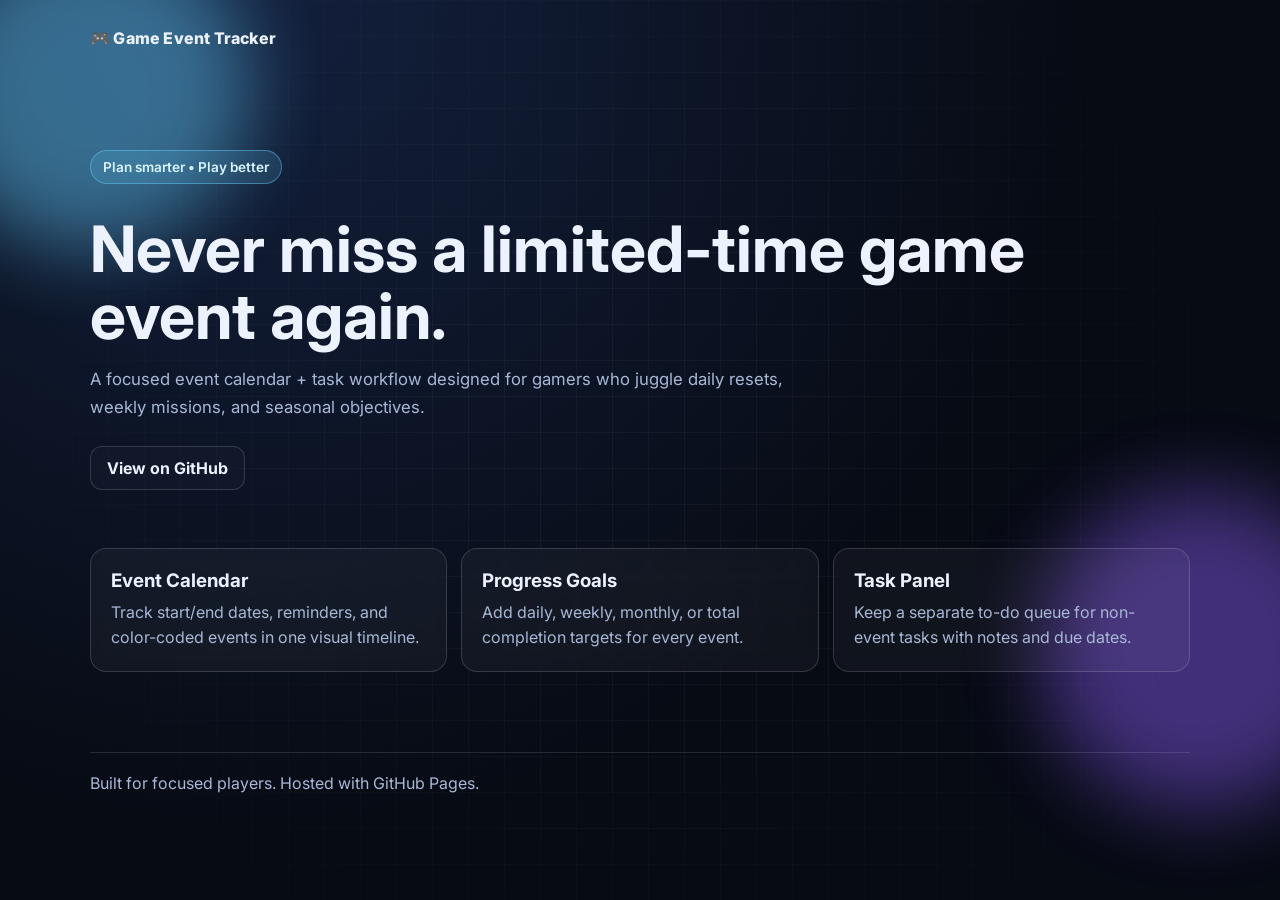
<file: docs/index.html>
<!doctype html>
<html lang="en">
<head>
  <meta charset="UTF-8" />
  <meta name="viewport" content="width=device-width, initial-scale=1.0" />
  <title>Game Event Tracker</title>
  <meta name="description" content="Track game events, reminders, and tasks with a modern calendar workflow." />
  <link rel="preconnect" href="https://fonts.googleapis.com">
  <link rel="preconnect" href="https://fonts.gstatic.com" crossorigin>
  <link href="https://fonts.googleapis.com/css2?family=Inter:wght@400;600;700;800&display=swap" rel="stylesheet">
  <link rel="stylesheet" href="styles.css" />
</head>
<body>
  <div class="bg-orb orb-1"></div>
  <div class="bg-orb orb-2"></div>
  <div class="bg-grid"></div>

  <header class="site-header reveal">
    <div class="brand">🎮 Game Event Tracker</div>
  </header>

  <main>
    <section class="hero reveal">
      <p class="badge">Plan smarter • Play better</p>
      <h1>Never miss a limited-time game event again.</h1>
      <p class="subtitle">A focused event calendar + task workflow designed for gamers who juggle daily resets, weekly missions, and seasonal objectives.</p>
      <div class="cta-group">
        <a class="btn btn-ghost" href="https://github.com/zjbthomas/GameEventTracker" target="_blank" rel="noreferrer">View on GitHub</a>
      </div>
    </section>

    <section class="features reveal">
      <article class="card tilt"><h3>Event Calendar</h3><p>Track start/end dates, reminders, and color-coded events in one visual timeline.</p></article>
      <article class="card tilt"><h3>Progress Goals</h3><p>Add daily, weekly, monthly, or total completion targets for every event.</p></article>
      <article class="card tilt"><h3>Task Panel</h3><p>Keep a separate to-do queue for non-event tasks with notes and due dates.</p></article>
    </section>
  </main>

  <footer class="reveal">Built for focused players. Hosted with GitHub Pages.</footer>
  <script src="script.js"></script>
</body>
</html>
</file>
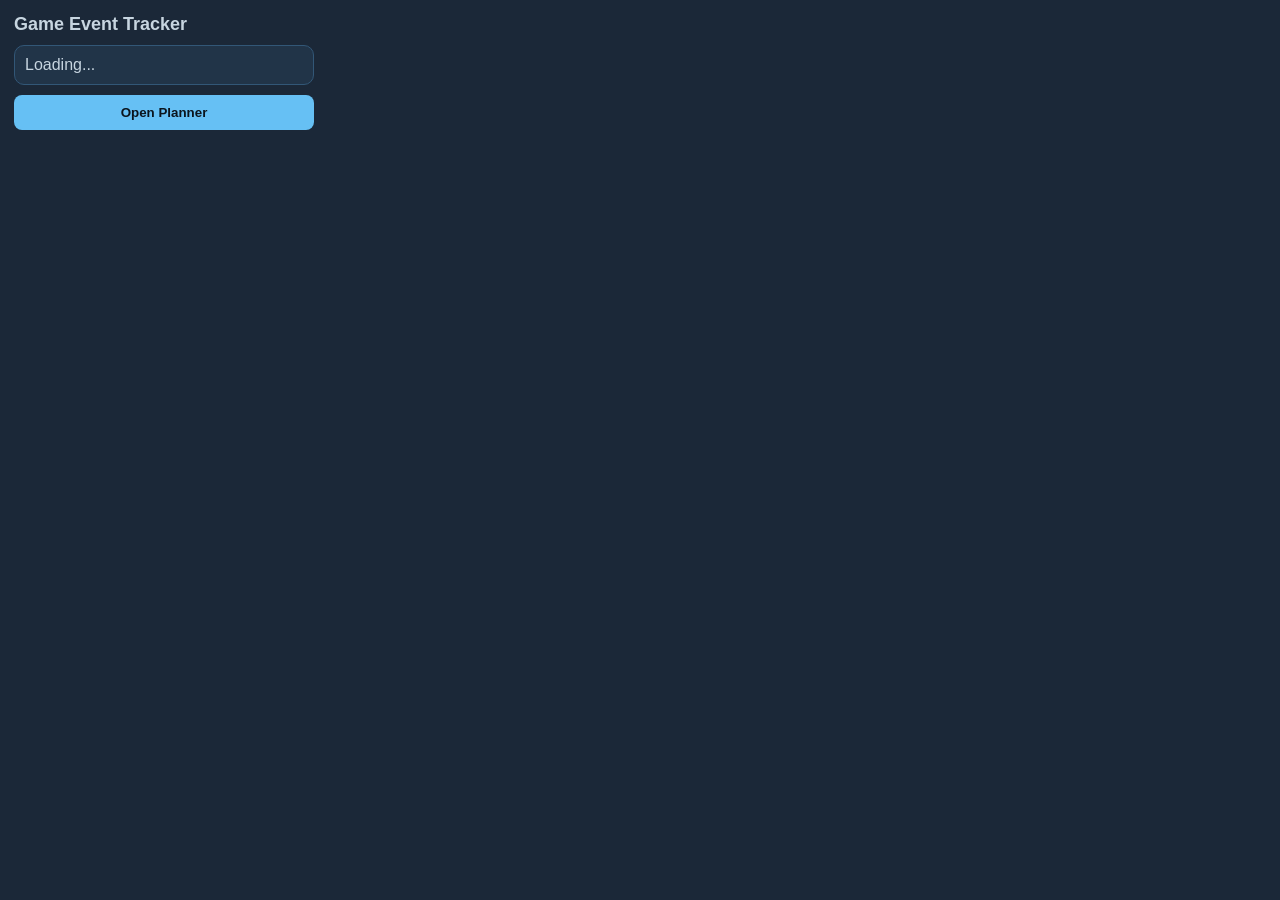
<file: popup.html>
<!doctype html><html><head><meta charset='utf-8'><link rel='stylesheet' href='popup.css'></head><body class='launcher'>
<h1>Game Event Tracker</h1>
<div id='summary' class='summary'>Loading...</div>
<button id='openTracker'>Open Planner</button>
<script src='popup.js'></script></body></html>
</file>
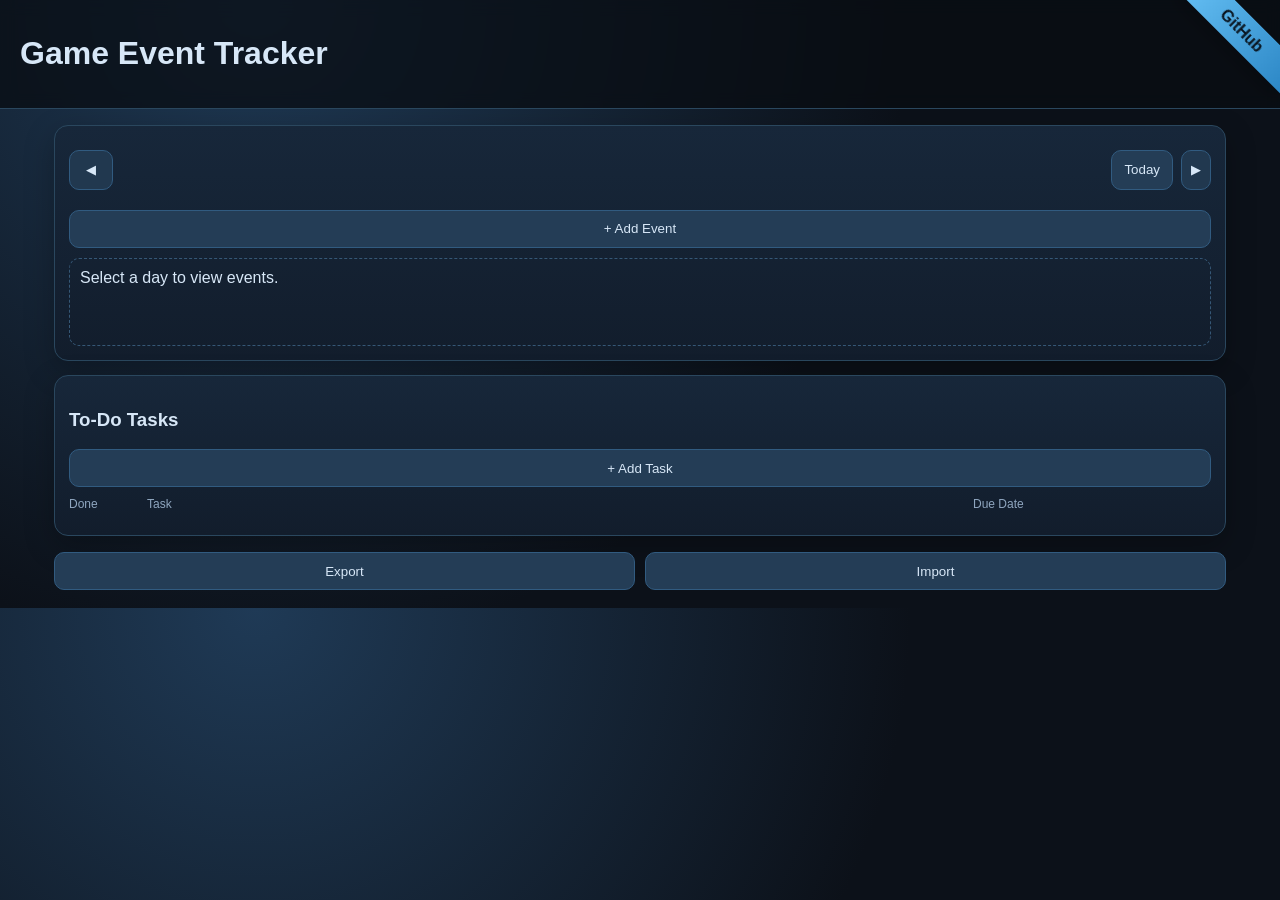
<file: tracker.html>
<!doctype html><html><head><meta charset='utf-8'><meta name='viewport' content='width=device-width,initial-scale=1'><title>Game Event Tracker</title><link rel='stylesheet' href='tracker.css'></head><body>
<a class='repo-ribbon' href='https://github.com/zjbthomas/GameEventTracker' target='_blank' rel='noreferrer'>GitHub</a>
<header class='topbar'><h1>Game Event Tracker</h1></header>
<main>
<section class='calendar-card'>
  <div class='cal-head'><button id='prev' class='nav-btn'>◀</button><h2 id='month'></h2><div class='cal-head-right'><button id='today' class='action-btn today-btn'>Today</button><button id='next' class='nav-btn'>▶</button></div></div>
  <div id='grid' class='grid'></div>
  <div class='below-cal'><button id='addEventBtn' class='action-btn'>+ Add Event</button></div>
  <div id='dayEvents' class='day-events'>Select a day to view events.</div>
  <div id='eventUndoBar' class='undo hidden'><span id='eventUndoText'></span> <button id='eventUndoBtn'>Undo</button></div>
</section>
<section class='todo-card'>
  <h3>To-Do Tasks</h3>
  <div class='below-cal'><button id='addTaskBtn' class='action-btn'>+ Add Task</button></div>
  <div class='todo-table-head'><span>Done</span><span>Task</span><span>Due Date</span><span></span></div>
  <ul id='todoList' class='todo-list'></ul>
  <div id='taskUndoBar' class='undo hidden'><span id='taskUndoText'></span> <button id='taskUndoBtn'>Undo</button></div>
</section>
</main>
<footer class='page-actions'>
  <button id='exportBtn' class='action-btn'>Export</button>
  <button id='importBtn' class='action-btn'>Import</button>
  <input id='importFile' type='file' accept='application/json' hidden>
</footer>
<div id='dragHint' class='drag-hint hidden'>Drag to a day, then release</div>
<div id='eventModal' class='modal hidden'><div class='modal-panel'><h3 id='editorTitle'>Add / Edit Event</h3><form id='eventForm'><label>Game<input id='game' required><div id='suggestions' class='suggestions'></div></label><label>Title<input id='title' required></label><div class='dates'><label>Start<input id='start' type='date' required></label><label>End<input id='end' type='date' required></label><label>Reminder<input id='due' type='date'></label></div><div class='dates'><label>Event Color<input id='color' type='color' value='#66c0f4'></label><label>Completion Slot<select id='completionSlot'><option value='none'>None</option><option value='day'>Per Day</option><option value='week'>Per Week</option><option value='month'>Per Month</option><option value='total'>Whole Event</option></select></label><label>Required / Slot<input id='completionRequired' type='number' min='1' placeholder='e.g. 3'></label></div><label>Notes<textarea id='notes'></textarea></label><div class='row'><button type='submit'>Save</button><button type='button' id='closeModal'>Close</button></div></form></div></div>
<div id='taskModal' class='modal hidden'><div class='modal-panel'><h3>Add / Edit Task</h3><form id='taskForm'><label>Task<input id='taskName' required></label><label>Due Date<input id='taskDate' type='date'></label><label>Notes<textarea id='taskNotes'></textarea></label><div class='row'><button type='submit'>Save</button><button type='button' id='closeTaskModal'>Close</button></div></form></div></div>
<script src='tracker.js'></script></body></html>
</file>
<file: docs/styles.css>
:root {
  --bg: #070b14;
  --bg-soft: #0e1628;
  --text: #edf2ff;
  --muted: #a8b8d6;
  --accent: #67d0ff;
  --accent-2: #8b5cf6;
  --card: rgba(255, 255, 255, 0.04);
  --border: rgba(255, 255, 255, 0.15);
}

* { box-sizing: border-box; }
html, body { margin: 0; padding: 0; min-height: 100%; }
body {
  font-family: Inter, system-ui, sans-serif;
  color: var(--text);
  background: radial-gradient(circle at 20% 0%, #13203d, var(--bg) 60%);
  overflow-x: hidden;
}

.bg-grid {
  position: fixed; inset: 0;
  background-image: linear-gradient(rgba(255,255,255,.04) 1px, transparent 1px), linear-gradient(90deg, rgba(255,255,255,.04) 1px, transparent 1px);
  background-size: 36px 36px;
  mask-image: radial-gradient(circle at center, black 20%, transparent 90%);
  pointer-events: none;
}

.bg-orb {
  position: fixed; width: 320px; height: 320px; border-radius: 50%; filter: blur(40px); opacity: .45; pointer-events: none;
  animation: float 8s ease-in-out infinite;
}
.orb-1 { background: var(--accent); top: -70px; left: -70px; }
.orb-2 { background: var(--accent-2); right: -80px; bottom: 10%; animation-delay: 1.2s; }

@keyframes float {
  0%, 100% { transform: translateY(0) translateX(0); }
  50% { transform: translateY(-18px) translateX(10px); }
}

.site-header, main, footer { width: min(1100px, 92%); margin: 0 auto; position: relative; z-index: 1; }
.site-header { display: flex; justify-content: space-between; align-items: center; padding: 28px 0; }
.brand { font-weight: 800; letter-spacing: .2px; }

.hero { padding: 60px 0 32px; }
.badge {
  display: inline-block; padding: 8px 12px; border-radius: 999px;
  background: rgba(103, 208, 255, .15); border: 1px solid rgba(103, 208, 255, .45);
  color: #d8f4ff; font-weight: 600; font-size: .85rem;
}
h1 { font-size: clamp(2rem, 6vw, 4rem); margin: 18px 0 12px; line-height: 1.05; }
.subtitle { max-width: 700px; color: var(--muted); font-size: 1.05rem; line-height: 1.65; }

.cta-group { display: flex; gap: 12px; margin-top: 24px; flex-wrap: wrap; }
.btn {
  display: inline-flex; align-items: center; justify-content: center; text-decoration: none;
  border-radius: 12px; padding: 11px 16px; font-weight: 700; transition: transform .2s ease, box-shadow .2s ease, background .2s ease;
}
.btn:hover { transform: translateY(-2px); box-shadow: 0 12px 24px rgba(0,0,0,.28); }
.btn-primary { background: linear-gradient(135deg, var(--accent), #3ba8ff); color: #04101b; }
.btn-ghost { border: 1px solid var(--border); color: var(--text); background: rgba(255,255,255,.02); }

.features {
  display: grid; grid-template-columns: repeat(auto-fit, minmax(220px, 1fr)); gap: 14px;
  margin: 26px 0 80px;
}
.card {
  background: var(--card); border: 1px solid var(--border); border-radius: 16px; padding: 20px;
  backdrop-filter: blur(6px); transition: transform .2s ease;
}
.card h3 { margin: 0 0 8px; }
.card p { margin: 0; color: var(--muted); line-height: 1.6; }

footer { color: var(--muted); padding: 20px 0 30px; border-top: 1px solid rgba(255,255,255,.12); }

.reveal { opacity: 0; transform: translateY(22px); transition: opacity .7s ease, transform .7s ease; }
.reveal.visible { opacity: 1; transform: translateY(0); }
</file>
<file: popup.css>
body.launcher{font-family:Inter,Segoe UI,Arial,sans-serif;margin:0;padding:14px;width:300px;background:#1b2838;color:#c7d5e0}h1{font-size:18px;margin:0 0 10px}.summary{background:#213448;border:1px solid #325777;border-radius:10px;padding:10px;margin-bottom:10px;display:grid;gap:6px}button{background:#66c0f4;color:#0b141d;border:0;border-radius:8px;padding:10px 12px;font-weight:700;cursor:pointer;width:100%;transition:.2s}button:hover{transform:translateY(-1px);filter:brightness(1.05)}
</file>
<file: tracker.css>
:root{--line:#2a475e;--text:#d7e7f7;--muted:#8fa6bf;--accent:#66c0f4;--ok:#7ee081}*{box-sizing:border-box}body{margin:0;font-family:Inter,Segoe UI,Arial;color:var(--text);background:radial-gradient(circle at 20% 0,#1f3a56,#0c1119 55%)}
.repo-ribbon{position:fixed;top:14px;right:-34px;transform:rotate(45deg);background:linear-gradient(90deg,#66c0f4,#2b86c5);color:#08121c;padding:8px 46px;text-decoration:none;font-weight:800;z-index:20;box-shadow:0 8px 20px rgba(0,0,0,.25)}
.topbar{display:flex;justify-content:space-between;align-items:center;padding:14px 20px;background:rgba(8,12,18,.75);backdrop-filter:blur(8px);border-bottom:1px solid var(--line)}main{max-width:1200px;margin:16px auto;padding:0 14px;display:grid;gap:14px}.calendar-card,.todo-card{background:linear-gradient(180deg,#17273a,#121d2c);border:1px solid var(--line);border-radius:14px;padding:14px;box-shadow:0 10px 30px rgba(0,0,0,.25)}
.below-cal{margin:10px 0;display:flex;justify-content:flex-end}.page-actions{max-width:1200px;margin:0 auto 18px;padding:0 14px;display:flex;justify-content:flex-end;gap:10px}.action-btn,.nav-btn,.mini,button{transition:all .2s ease}.action-btn{display:inline-flex;align-items:center;justify-content:center;min-width:120px;height:38px;border-radius:10px;background:#243d56;color:var(--text);border:1px solid #315b80;cursor:pointer}.action-btn:hover,.nav-btn:hover,.mini:hover,button:hover{transform:translateY(-1px);filter:brightness(1.08);box-shadow:0 8px 16px rgba(0,0,0,.25)}
.cal-head{display:grid;grid-template-columns:44px 1fr auto;align-items:center;gap:10px;margin:10px 0}.cal-head-right{display:flex;align-items:center;gap:8px}.today-btn{min-width:auto;padding:0 12px;height:40px}.nav-btn{height:40px;border-radius:10px;border:1px solid #315b80;background:#21384f;color:var(--text)}#month{text-align:center;margin:0;font-size:26px}
.grid{display:grid;grid-template-columns:repeat(7,1fr);gap:8px}.cell{min-height:95px;background:#1d3148;border:1px solid #2d4b68;border-radius:12px;padding:8px;transition:.2s transform,.2s box-shadow}.cell:hover{transform:translateY(-2px)}.drop-target{outline:2px dashed #88e0ff;background:#24435f}.selected{outline:2px solid var(--accent)}.cell-head{display:flex;align-items:center;justify-content:space-between}.d{font-weight:700}.progress-alert{min-width:20px;height:20px;padding:0 4px;border-radius:999px;background:#a83b4f;color:#fff;display:grid;place-items:center;font-size:12px;font-weight:800;border:1px solid #ff9bad;box-shadow:0 0 0 1px rgba(8,12,18,.5)}.dot{height:6px;border-radius:6px;background:linear-gradient(90deg,#66c0f4,#88e0ff);margin-top:4px}.todo-dot{margin-top:4px;font-size:11px;color:#9fd6ff}
.day-events{margin-top:10px;padding:10px;border:1px dashed #355776;border-radius:10px;min-height:88px}.event-chip{display:flex;justify-content:space-between;align-items:center;gap:8px;padding:8px;border-radius:8px;background:#0e1825;margin:6px 0}.event-main{display:flex;flex-direction:column;gap:3px;flex:1}.event-actions{display:flex;gap:6px;flex-wrap:wrap}.mini{width:auto;padding:6px 8px;border-radius:8px;font-size:12px;border:1px solid #375676;background:#16283a;color:#d7e7f7}.mini-danger{background:#5a2330;border-color:#88394a}
.todo-form{display:grid;grid-template-columns:2fr 1fr 120px;gap:8px}.todo-table-head{display:grid;grid-template-columns:70px 1fr 150px 80px;gap:8px;margin:10px 0;color:var(--muted);font-size:12px}.todo-list{list-style:none;padding:0;margin:0}.todo-row{display:grid;grid-template-columns:70px 1fr 150px 80px;gap:8px;align-items:center;padding:10px;border-radius:10px;background:#101a28;border:1px solid #2d445d;margin-bottom:8px}.circle{width:24px;height:24px;border-radius:50%;border:2px solid #7aa8cb;background:transparent;cursor:pointer}.circle.done{background:var(--ok);border-color:var(--ok)}.todo-title.done{text-decoration:line-through;color:var(--muted)}.danger{background:#5a2330;color:#ffc7d2;border:1px solid #88394a;border-radius:8px;padding:8px}.undo{margin-top:10px;display:flex;gap:8px;align-items:center}
.hidden{display:none}.modal{position:fixed;inset:0;background:rgba(6,10,16,.65);display:grid;place-items:center}.modal.hidden{display:none}.modal-panel{width:min(760px,94vw);background:#162233;border:1px solid var(--line);border-radius:14px;padding:14px}label{display:block;margin:6px 0;font-size:12px}input,textarea,select,button{width:100%;border-radius:10px;border:1px solid #36587a;background:#0f1722;color:var(--text);padding:9px}input[type='date']{color-scheme:dark}.dates{display:grid;grid-template-columns:1fr 1fr 1fr;gap:8px}.row{display:grid;grid-template-columns:repeat(2,1fr);gap:8px}.suggestions{max-height:130px;overflow:auto}.s-item{padding:6px;border-bottom:1px solid #2a475e;cursor:pointer}

.drag-hint{position:fixed;pointer-events:none;background:#0f1722;border:1px solid #66c0f4;border-radius:8px;padding:6px 8px;color:#d7e7f7;font-size:12px;z-index:99999}
input[type='color']{padding:2px;height:38px;cursor:pointer}
input[type='color']::-webkit-color-swatch-wrapper{padding:0;border-radius:7px}
input[type='color']::-webkit-color-swatch{border:none;border-radius:7px}

.task-note{margin-top:4px;color:#9fb7ce;font-size:12px;white-space:pre-wrap}
</file>
